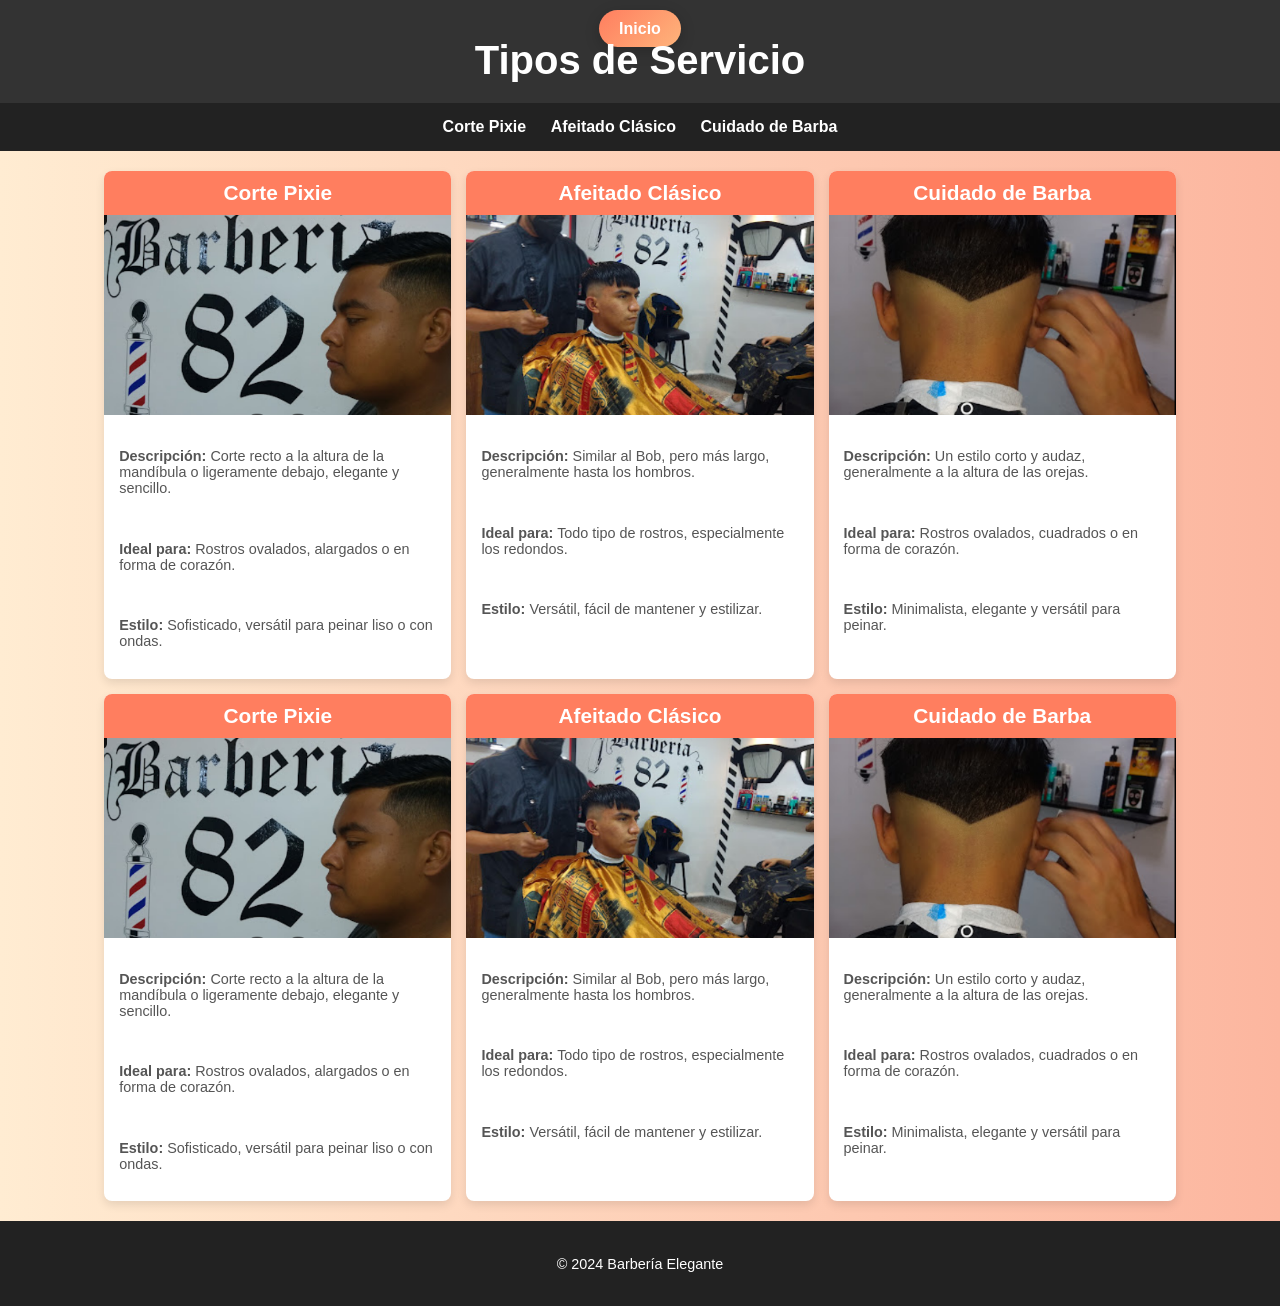
<file: afeitado-clasico.html>
<!DOCTYPE html>
<html lang="es">
<head>
    <meta charset="UTF-8">
    <meta name="viewport" content="width=device-width, initial-scale=1.0">
    <title>Servicios de Peluquería</title>
    <style>
        /* Estilos generales */
        body {
            font-family: Arial, sans-serif;
            margin: 0;
            padding: 0;
            background: linear-gradient(to right, #ffecd2, #fcb69f);
            color: #333;
        }
        
        header {
            background-color: #333;
            color: #fff;
            text-align: center;
            padding: 20px;
            position: relative;
        }
        
        h1 {
            margin: 0;
            font-size: 2.5em;
        }
        
        /* Botón en el encabezado */
        .header-button a {
            text-decoration: none;
            padding: 10px 20px;
            background: linear-gradient(135deg, #ff7e5f, #feb47b);
            color: #fff;
            border-radius: 50px;
            font-weight: bold;
            transition: transform 0.3s ease, background 0.3s ease;
            box-shadow: 0 4px 15px rgba(0, 0, 0, 0.2);
        }
        
        .header-button a:hover {
            background: linear-gradient(135deg, #feb47b, #ff7e5f);
            transform: scale(1.1);
            box-shadow: 0 6px 20px rgba(0, 0, 0, 0.3);
        }
        
        /* Menú de navegación */
        .menu {
            background-color: #222;
            padding: 15px;
            text-align: center;
        }
        
        .menu a {
            color: #fff;
            text-decoration: none;
            font-weight: bold;
            margin: 0 10px;
            transition: color 0.3s ease;
        }
        
        .menu a:hover {
            color: #ff7e5f;
        }
        
        /* Diseño de galería */
        .gallery {
            display: flex;
            flex-wrap: wrap;
            gap: 15px;
            padding: 20px;
            justify-content: center;
        }
        
        /* Configuración de cada sección */
        .section {
            flex: 0 0 28%; /* Ajuste de tamaño para que sean un poco más pequeñas */
            background: #fff;
            border-radius: 8px;
            box-shadow: 0 4px 10px rgba(0, 0, 0, 0.1);
            overflow: hidden;
            transition: transform 0.3s ease, box-shadow 0.3s ease;
        }
        
        .section:hover {
            transform: scale(1.05);
            box-shadow: 0 8px 20px rgba(0, 0, 0, 0.2);
        }
        
        /* Imágenes recortadas y del mismo tamaño */
        .section img {
            width: 100%;
            height: 200px; /* Altura fija para todas las imágenes */
            object-fit: cover; /* Recorta las imágenes para que ocupen el espacio sin deformarse */
            transition: transform 0.5s ease;
        }
        
        .section:hover img {
            transform: scale(1.1);
        }
        
        .section h2 {
            background-color: #ff7e5f;
            color: #fff;
            padding: 10px;
            margin: 0;
            font-size: 1.3em;
            text-align: center;
        }
        
        .section p {
            padding: 15px;
            font-size: 0.9em;
            color: #555;
        }
        
        /* Pie de página */
        footer {
            background-color: #222;
            color: #fff;
            text-align: center;
            padding: 20px;
            font-size: 0.9em;
        }
    </style>
</head>
<body>
    <!-- Encabezado -->
    <header>
        <div class="header-button">
            <a href="index.html">Inicio</a>
        </div>
        <h1>Tipos de Servicio</h1>
    </header>

    <!-- Menú de navegación -->
    <nav class="menu">
        <a href="corte-cabello.html">Corte Pixie</a>
        <a href="afeitado-clasico.html">Afeitado Clásico</a>
        <a href="cuidado-barba.html">Cuidado de Barba</a>
    </nav>

    <!-- Galería de servicios -->
    <div class="gallery">
        <section class="section">
            <h2>Corte Pixie</h2>
            <img src="img/desvan.png" alt="Corte de Cabello">
            <p><strong>Descripción:</strong> Corte recto a la altura de la mandíbula o ligeramente debajo, elegante y sencillo.</p>
            <p><strong>Ideal para:</strong> Rostros ovalados, alargados o en forma de corazón.</p>
            <p><strong>Estilo:</strong> Sofisticado, versátil para peinar liso o con ondas.</p>
        </section>

        <section class="section">
            <h2>Afeitado Clásico</h2>
            <img src="img/crop.png" alt="Long Bob">
            <p><strong>Descripción:</strong> Similar al Bob, pero más largo, generalmente hasta los hombros.</p>
            <p><strong>Ideal para:</strong> Todo tipo de rostros, especialmente los redondos.</p>
            <p><strong>Estilo:</strong> Versátil, fácil de mantener y estilizar.</p>
        </section>

        <section class="section">
            <h2>Cuidado de Barba</h2>
            <img src="img/v.png" alt="Corte de Cabello">
            <p><strong>Descripción:</strong> Un estilo corto y audaz, generalmente a la altura de las orejas.</p>
            <p><strong>Ideal para:</strong> Rostros ovalados, cuadrados o en forma de corazón.</p>
            <p><strong>Estilo:</strong> Minimalista, elegante y versátil para peinar.</p>
        </section>
        <section class="section">
            <h2>Corte Pixie</h2>
            <img src="img/desvan.png" alt="Corte de Cabello">
            <p><strong>Descripción:</strong> Corte recto a la altura de la mandíbula o ligeramente debajo, elegante y sencillo.</p>
            <p><strong>Ideal para:</strong> Rostros ovalados, alargados o en forma de corazón.</p>
            <p><strong>Estilo:</strong> Sofisticado, versátil para peinar liso o con ondas.</p>
        </section>

        <section class="section">
            <h2>Afeitado Clásico</h2>
            <img src="img/crop.png" alt="Long Bob">
            <p><strong>Descripción:</strong> Similar al Bob, pero más largo, generalmente hasta los hombros.</p>
            <p><strong>Ideal para:</strong> Todo tipo de rostros, especialmente los redondos.</p>
            <p><strong>Estilo:</strong> Versátil, fácil de mantener y estilizar.</p>
        </section>

        <section class="section">
            <h2>Cuidado de Barba</h2>
            <img src="img/v.png" alt="Corte de Cabello">
            <p><strong>Descripción:</strong> Un estilo corto y audaz, generalmente a la altura de las orejas.</p>
            <p><strong>Ideal para:</strong> Rostros ovalados, cuadrados o en forma de corazón.</p>
            <p><strong>Estilo:</strong> Minimalista, elegante y versátil para peinar.</p>
        </section>
    </div>

    <!-- Pie de página -->
    <footer>
        <p>© 2024 Barbería Elegante</p>
    </footer>
</body>
</html>
</file>
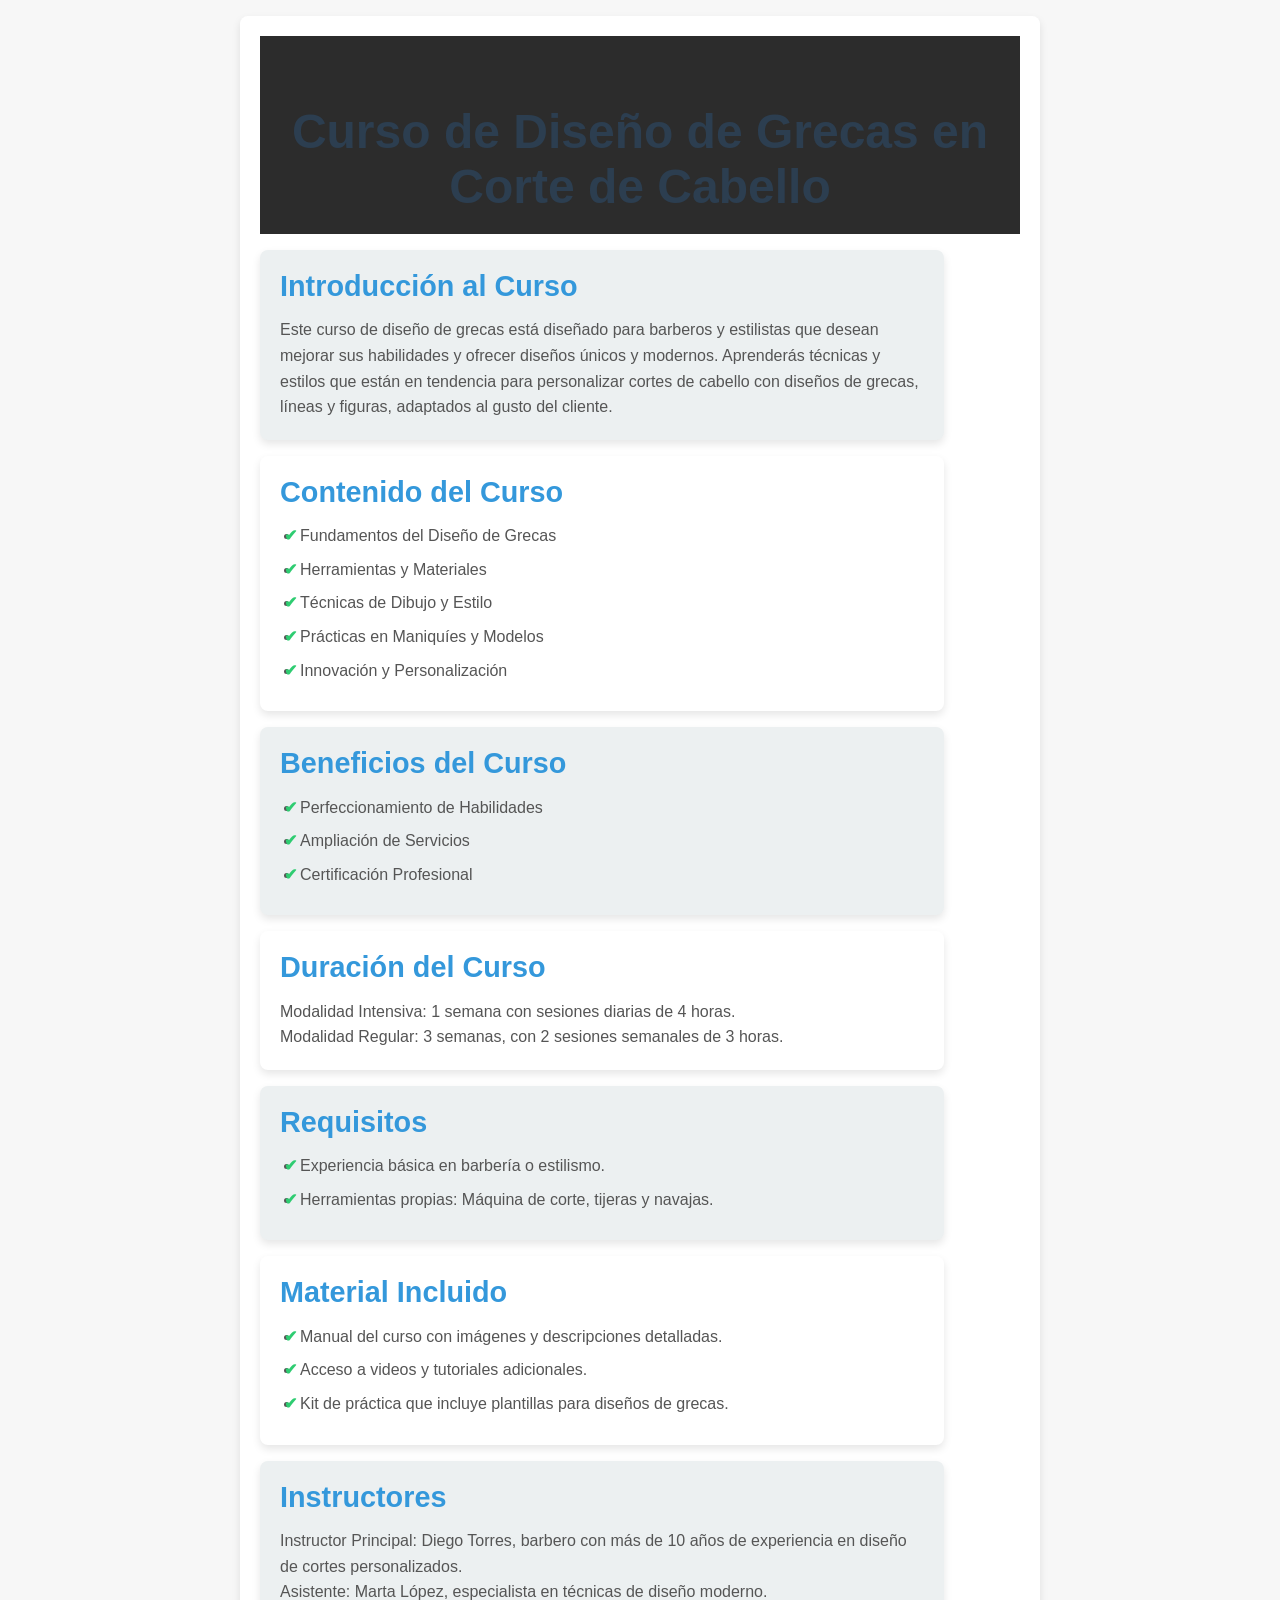
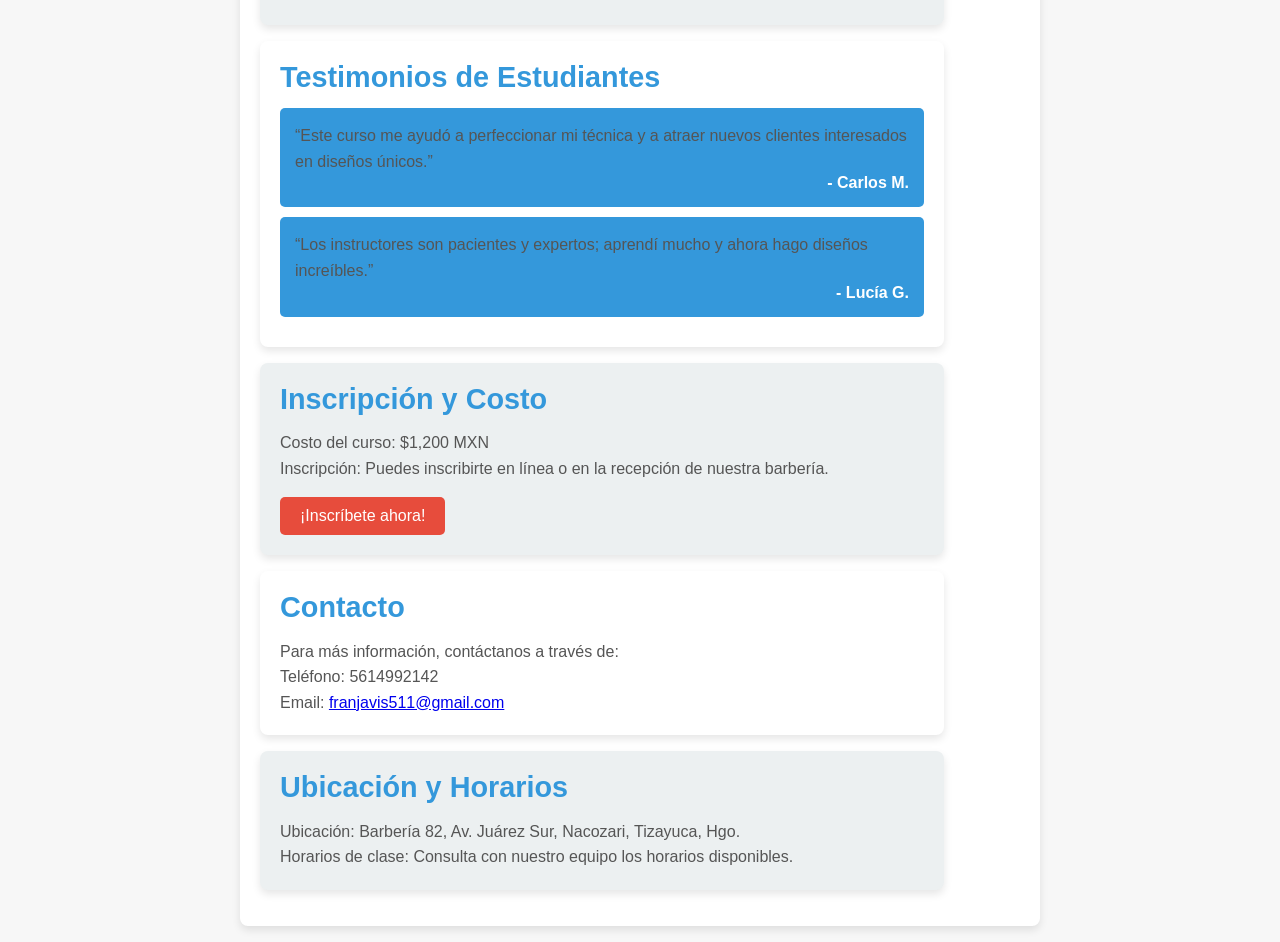
<file: curso-grecas.html>
<!DOCTYPE html>
<html lang="es">
<head>
    <meta charset="UTF-8">
    <meta name="viewport" content="width=device-width, initial-scale=1.0">
    <title>Curso de Diseño de Grecas en Corte de Cabello</title>
    <link rel="stylesheet" href="styles.css">
    <style>
        /* Estilos Generales */
        body {
            font-family: Arial, sans-serif;
            color: #333;
            background-color: #f7f7f7;
            margin: 0;
            padding: 0;
            display: flex;
            justify-content: center;
            align-items: center;
            flex-direction: column;
        }

        header h1 {
            font-size: 3em;
            color: #2c3e50;
            text-align: center;
            margin-top: 1em;
            animation: fadeIn 1.5s ease-in;
        }

        section {
            max-width: 800px;
            width: 90%;
            padding: 20px;
            background-color: #fff;
            box-shadow: 0 4px 8px rgba(0, 0, 0, 0.1);
            border-radius: 8px;
            margin: 1em 0;
            animation: fadeInUp 0.8s ease;
        }

        h2 {
            font-size: 1.8em;
            color: #3498db;
            margin-bottom: 0.5em;
            animation: fadeIn 1.2s ease;
        }

        p, ul, li {
            font-size: 1em;
            line-height: 1.6;
            color: #555;
        }

        ul {
            padding-left: 20px;
        }

        li {
            margin: 0.5em 0;
        }

        /* Botones */
        .cta-button {
            display: inline-block;
            margin-top: 1em;
            padding: 10px 20px;
            background-color: #e74c3c;
            color: #fff;
            text-decoration: none;
            border-radius: 5px;
            transition: background-color 0.3s;
        }

        .cta-button:hover {
            background-color: #c0392b;
        }

        /* Animaciones */
        @keyframes fadeIn {
            from { opacity: 0; }
            to { opacity: 1; }
        }

        @keyframes fadeInUp {
            from { opacity: 0; transform: translateY(20px); }
            to { opacity: 1; transform: translateY(0); }
        }

        /* Animaciones para secciones */
        section {
            opacity: 0;
            transform: translateY(20px);
            animation: fadeInUp 0.8s forwards;
        }

        /* Decoración de secciones */
        section:nth-child(even) {
            background-color: #ecf0f1;
        }

        /* Estilo de Listas */
        ul li::before {
            content: "✔";
            color: #2ecc71;
            font-weight: bold;
            display: inline-block;
            width: 1em;
            margin-left: -1em;
        }

        /* Tarjeta de Testimonios */
        .testimonial {
            background-color: #3498db;
            color: #fff;
            padding: 15px;
            border-radius: 5px;
            margin: 10px 0;
        }

        .testimonial footer {
            font-weight: bold;
            text-align: right;
        }

    </style>
</head>
<body>

<section id="course-grecas">
    <header>
        <h1>Curso de Diseño de Grecas en Corte de Cabello</h1>
    </header>

    <section class="course-intro">
        <h2>Introducción al Curso</h2>
        <p>Este curso de diseño de grecas está diseñado para barberos y estilistas que desean mejorar sus habilidades y ofrecer diseños únicos y modernos. Aprenderás técnicas y estilos que están en tendencia para personalizar cortes de cabello con diseños de grecas, líneas y figuras, adaptados al gusto del cliente.</p>
    </section>

    <section class="course-content">
        <h2>Contenido del Curso</h2>
        <ul>
            <li>Fundamentos del Diseño de Grecas</li>
            <li>Herramientas y Materiales</li>
            <li>Técnicas de Dibujo y Estilo</li>
            <li>Prácticas en Maniquíes y Modelos</li>
            <li>Innovación y Personalización</li>
        </ul>
    </section>

    <section class="course-benefits">
        <h2>Beneficios del Curso</h2>
        <ul>
            <li>Perfeccionamiento de Habilidades</li>
            <li>Ampliación de Servicios</li>
            <li>Certificación Profesional</li>
        </ul>
    </section>

    <section class="course-duration">
        <h2>Duración del Curso</h2>
        <p>Modalidad Intensiva: 1 semana con sesiones diarias de 4 horas.</p>
        <p>Modalidad Regular: 3 semanas, con 2 sesiones semanales de 3 horas.</p>
    </section>

    <section class="course-requirements">
        <h2>Requisitos</h2>
        <ul>
            <li>Experiencia básica en barbería o estilismo.</li>
            <li>Herramientas propias: Máquina de corte, tijeras y navajas.</li>
        </ul>
    </section>

    <section class="course-material">
        <h2>Material Incluido</h2>
        <ul>
            <li>Manual del curso con imágenes y descripciones detalladas.</li>
            <li>Acceso a videos y tutoriales adicionales.</li>
            <li>Kit de práctica que incluye plantillas para diseños de grecas.</li>
        </ul>
    </section>

    <section class="course-instructors">
        <h2>Instructores</h2>
        <p>Instructor Principal: Diego Torres, barbero con más de 10 años de experiencia en diseño de cortes personalizados.</p>
        <p>Asistente: Marta López, especialista en técnicas de diseño moderno.</p>
    </section>

    <section class="course-testimonials">
        <h2>Testimonios de Estudiantes</h2>
        <blockquote class="testimonial">
            <p>“Este curso me ayudó a perfeccionar mi técnica y a atraer nuevos clientes interesados en diseños únicos.”</p>
            <footer>- Carlos M.</footer>
        </blockquote>
        <blockquote class="testimonial">
            <p>“Los instructores son pacientes y expertos; aprendí mucho y ahora hago diseños increíbles.”</p>
            <footer>- Lucía G.</footer>
        </blockquote>
    </section>

    <section class="course-registration">
        <h2>Inscripción y Costo</h2>
        <p>Costo del curso: $1,200 MXN</p>
        <p>Inscripción: Puedes inscribirte en línea o en la recepción de nuestra barbería.</p>
        <a href="inscripcion.html" class="cta-button">¡Inscríbete ahora!</a>
    </section>

    <section class="course-contact">
        <h2>Contacto</h2>
        <p>Para más información, contáctanos a través de:</p>
        <p>Teléfono: 5614992142</p>
        <p>Email: <a href="mailto:franjavis511@gmail.com">franjavis511@gmail.com</a></p>
    </section>

    <section class="course-location">
        <h2>Ubicación y Horarios</h2>
        <p>Ubicación: Barbería 82, Av. Juárez Sur, Nacozari, Tizayuca, Hgo.</p>
        <p>Horarios de clase: Consulta con nuestro equipo los horarios disponibles.</p>
    </section>
</section>

</body>
</html>
</file>
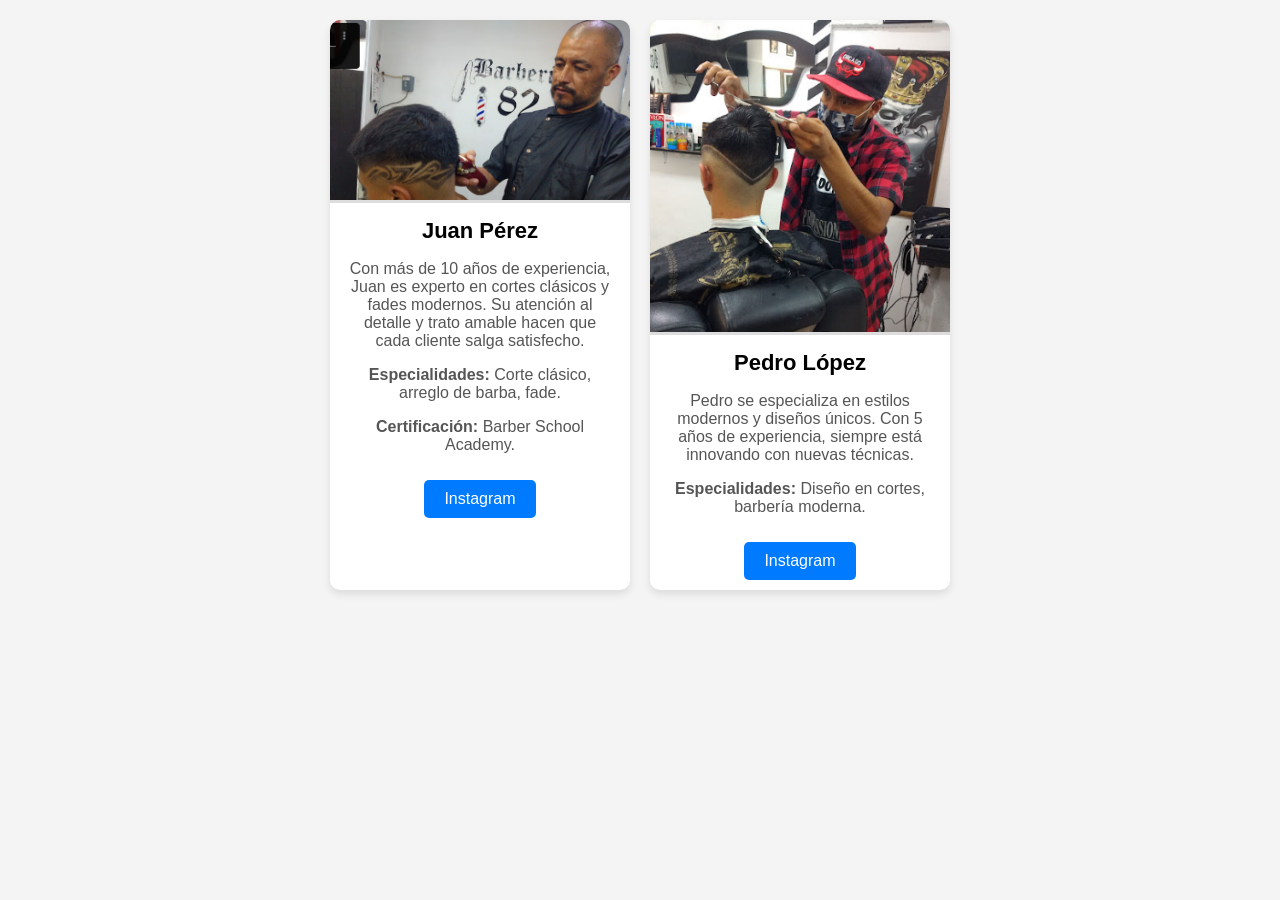
<file: our.html>
</body>
</html>
<!DOCTYPE html>
<html lang="es">
<head>
  <meta charset="UTF-8">
  <meta name="viewport" content="width=device-width, initial-scale=1.0">
  <title>Nuestros Barberos</title>
  <style>
    /* Aquí pega el código CSS */
    body {
      font-family: 'Arial', sans-serif;
      background-color: #f4f4f4;
      margin: 0;
      padding: 0;
    }

    .barbero-container {
      display: flex;
      justify-content: center;
      gap: 20px;
      padding: 20px;
    }

    .barbero {
      background: #fff;
      border-radius: 10px;
      box-shadow: 0 4px 8px rgba(0, 0, 0, 0.1);
      overflow: hidden;
      transition: transform 0.3s, box-shadow 0.3s;
      max-width: 300px;
      text-align: center;
    }

    .barbero:hover {
      transform: translateY(-10px);
      box-shadow: 0 8px 16px rgba(0, 0, 0, 0.2);
    }

    .barbero img {
      width: 100%;
      border-bottom: 3px solid #ddd;
    }

    .barbero h2 {
      margin: 15px 0 10px;
      font-size: 22px;
    }

    .barbero p {
      padding: 0 15px;
      color: #555;
    }

    .barbero a {
      display: inline-block;
      margin: 10px;
      padding: 10px 20px;
      color: #fff;
      background-color: #007bff;
      text-decoration: none;
      border-radius: 5px;
      transition: background-color 0.3s;
    }

    .barbero a:hover {
      background-color: #0056b3;
    }
  </style>
</head>
<body>
    <section id="barberos">
        <div class="barbero-container">
            <div class="barbero">
              <img src="img/julio.png" alt="Foto de Juan, barbero">
              <h2>Juan Pérez</h2>
              <p>Con más de 10 años de experiencia, Juan es experto en cortes clásicos y fades modernos. Su atención al detalle y trato amable hacen que cada cliente salga satisfecho.</p>
              <p><strong>Especialidades:</strong> Corte clásico, arreglo de barba, fade.</p>
              <p><strong>Certificación:</strong> Barber School Academy.</p>
              <a href="https://instagram.com/juan" target="_blank">Instagram</a>
            </div>
            <div class="barbero">
              <img src="img/Oscar.png" alt="Foto de Pedro, barbero">
              <h2>Pedro López</h2>
              <p>Pedro se especializa en estilos modernos y diseños únicos. Con 5 años de experiencia, siempre está innovando con nuevas técnicas.</p>
              <p><strong>Especialidades:</strong> Diseño en cortes, barbería moderna.</p>
              <a href="https://instagram.com/pedro" target="_blank">Instagram</a>
            </div>
          </div>      
    </section>
    
</body>
</html>
</file>
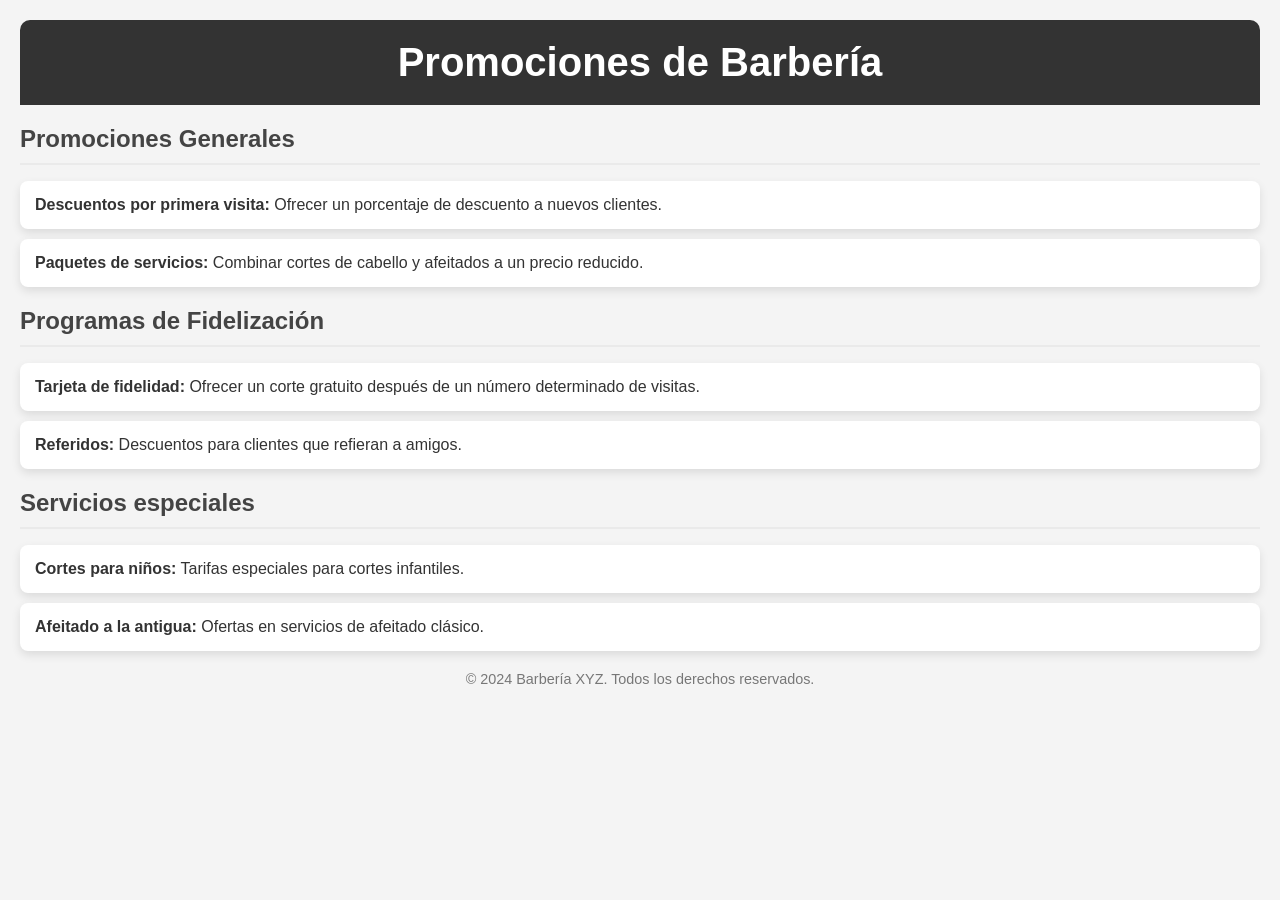
<file: promos.html>
<!DOCTYPE html>
<html lang="es">
<head>
    <meta charset="UTF-8">
    <meta name="viewport" content="width=device-width, initial-scale=1.0">
    <title>Promociones de Barbería</title>
    <style>
        body {
            font-family: 'Arial', sans-serif;
            margin: 0;
            padding: 20px;
            background-color: #f4f4f4;
            color: #333;
        }
        header {
            text-align: center;
            padding: 20px;
            background-color: #333;
            color: white;
            border-radius: 10px 10px 0 0;
        }
        h1 {
            margin: 0;
            font-size: 2.5em;
        }
        h2 {
            color: #444;
            border-bottom: 2px solid #eaeaea;
            padding-bottom: 10px;
            margin-bottom: 15px;
        }
        ul {
            list-style-type: none;
            padding: 0;
        }
        li {
            background: #fff;
            margin: 10px 0;
            padding: 15px;
            border-radius: 8px;
            box-shadow: 0 4px 10px rgba(0, 0, 0, 0.1);
            transition: transform 0.2s;
            cursor: pointer;
        }
        li:hover {
            transform: translateY(-3px);
        }
        footer {
            text-align: center;
            margin-top: 20px;
            font-size: 0.9em;
            color: #777;
        }
        
        /* Estilos del modal */
        .modal {
            display: none; 
            position: fixed; 
            z-index: 1000; 
            left: 0;
            top: 0;
            width: 100%; 
            height: 100%; 
            background-color: rgba(0, 0, 0, 0.5); 
        }
        .modal-content {
            background-color: #fefefe;
            margin: 15% auto; 
            padding: 20px;
            border: 1px solid #888;
            width: 80%; 
            max-width: 500px; 
            border-radius: 8px;
            position: relative;
        }
        .close {
            color: #aaa;
            float: right;
            font-size: 28px;
            font-weight: bold;
            cursor: pointer;
        }
        .close:hover,
        .close:focus {
            color: black;
            text-decoration: none;
        }
        .apply-promo-btn {
            display: block;
            margin: 20px 0 0;
            padding: 10px;
            background-color: #333;
            color: #fff;
            font-weight: bold;
            text-align: center;
            cursor: pointer;
            border: none;
            border-radius: 5px;
            width: 100%;
        }
    </style>
</head>
<body>

    <header>
        <h1>Promociones de Barbería</h1>
    </header>

    <h2>Promociones Generales</h2>
    <ul>
        <li data-info="Ofrecemos un 20% de descuento en tu primera visita a nuestra barbería. Aprovecha y disfruta de un corte profesional.">
            <strong>Descuentos por primera visita:</strong> Ofrecer un porcentaje de descuento a nuevos clientes.
        </li>
        <li data-info="Paquete especial que combina cortes y afeitados con un precio reducido. Ideal para quienes buscan un cambio de imagen completo.">
            <strong>Paquetes de servicios:</strong> Combinar cortes de cabello y afeitados a un precio reducido.
        </li>
    </ul>

    <h2>Programas de Fidelización</h2>
    <ul>
        <li data-info="Consigue un corte gratuito después de 5 visitas.">
            <strong>Tarjeta de fidelidad:</strong> Ofrecer un corte gratuito después de un número determinado de visitas.
        </li>
        <li data-info="Obtén un descuento si refieres a un amigo.">
            <strong>Referidos:</strong> Descuentos para clientes que refieran a amigos.
        </li>
    </ul>
    <h2>Servicios especiales</h2>
    <ul>
        <li data-info="Tarifas especiales para cortes infantiles.">
            <strong>Cortes para niños:</strong> Tarifas especiales para cortes infantiles.
        </li>
        <li data-info="Ofertas en servicios de afeitado clásico.">
            <strong>Afeitado a la antigua:</strong> Ofertas en servicios de afeitado clásico.
        </li>
    </ul>

    <!-- Modal de Promoción -->
    <div id="modal" class="modal">
        <div class="modal-content">
            <span class="close">&times;</span>
            <p id="modal-text"></p>
            <button class="apply-promo-btn" onclick="aplicarPromocion()">Aplicar Promoción</button>
        </div>
    </div>

    <footer>
        <p>&copy; 2024 Barbería XYZ. Todos los derechos reservados.</p>
    </footer>

    <script>
        document.addEventListener("DOMContentLoaded", () => {
            const modal = document.getElementById("modal");
            const modalText = document.getElementById("modal-text");
            const closeBtn = document.querySelector(".close");

            // Abre el modal al hacer clic en un elemento de lista
            document.querySelectorAll("li[data-info]").forEach(item => {
                item.addEventListener("click", () => {
                    modalText.textContent = item.getAttribute("data-info");
                    modal.style.display = "block";
                });
            });

            // Cierra el modal al hacer clic en la "X"
            closeBtn.addEventListener("click", () => {
                modal.style.display = "none";
            });

            // Cierra el modal al hacer clic fuera de él
            window.addEventListener("click", (event) => {
                if (event.target == modal) {
                    modal.style.display = "none";
                }
            });

            // Aplica la promoción si ya ha sido seleccionada previamente
            const promocion = localStorage.getItem("promocion");
            if (promocion) {
                alert(`Promoción aplicada: ${promocion}`);
            }
        });

        function aplicarPromocion() {
            // Guarda la promoción en el localStorage
            localStorage.setItem("promocion", "20% descuento");
            
            // Redirige al usuario a la página de reservas (cambia '#' al enlace real)
            window.location.href = "#"; // Cambia "#" por el ID o URL de la sección de reserva de citas
        }
    </script>
</body>
</html>
</file>
<file: styles.css>
* {
  margin: 0;
  padding: 0;
  box-sizing: border-box;
}

body {
  font-family: 'Arial', sans-serif;
  background-color: #f0f0f0;
  color: #333;
}


header {
  background-color: #2c2c2c;
  padding: 20px;
  text-align: center;
  color: #fff;
}

nav {
  display: flex;
  justify-content: center;
  background-color: #444;
  padding: 15px;
}
nav a {
  color: #333;
  text-decoration: none;
  transition: color 0.3s ease;
}

nav a:hover {
  color: #ffffff; /* Cambia a un color destacado */
}
nav a i {
  transition: transform 0.3s ease;
}

nav a:hover i {
  transform: scale(1.2);
  color: #f0e9e5; /* Cambia el color si deseas */
}

/* Inicialmente, la sección está oculta y opaca */
.about-section {
  opacity: 0;
  transform: translateY(50px);
  transition: opacity 1s ease-out, transform 1s ease-out;
}

/* Clase que se activará cuando la sección sea visible */
.about-section.show {
  opacity: 1;
  transform: translateY(0);
}
.btn-primary {
  padding: 10px 20px;
  background-color: #000; /* Color del botón */
  color: #fff;
  border: none;
  cursor: pointer;
  transition: transform 0.2s ease, background-color 0.2s ease;
}

.btn-primary:hover {
  background-color: #333; /* Color de hover */
  transform: scale(1.05); /* Efecto de escala al pasar el mouse */
}
* {
  box-sizing: border-box;
  margin: 0;
  padding: 0;
}

body {
  font-family: Arial, sans-serif;
  background-color: #f3f3f3;
}

#barberos {
  text-align: center;
  padding: 50px 20px;
  background-color: #333;
  color: #fff;
}

#barberos h2 {
  font-size: 2.5rem;
  margin-bottom: 20px;
  color: #FFD700;
  text-transform: uppercase;
  letter-spacing: 1.5px;
}

.barbero-container {
  display: flex;
  flex-wrap: wrap;
  gap: 30px;
  justify-content: center;
}

.barbero {
  background-color: #444;
  padding: 20px;
  border-radius: 10px;
  width: 300px;
  text-align: left;
  color: #fff;
  box-shadow: 0 5px 15px rgba(0, 0, 0, 0.3);
  opacity: 0;
  transform: translateY(30px);
  animation: fadeInUp 0.8s forwards;
  animation-delay: calc(var(--i) * 0.3s);
  transition: transform 0.3s ease;
}

.barbero:hover {
  transform: scale(1.05);
  box-shadow: 0 10px 20px rgba(0, 0, 0, 0.4);
}

.barbero-img {
  overflow: hidden;
  border-radius: 50%;
  width: 100px;
  height: 100px;
  margin: 0 auto 15px;
  box-shadow: 0 0 10px rgba(0, 0, 0, 0.5);
}

.barbero-img img {
  width: 100%;
  height: 100%;
  transition: transform 0.4s ease;
}

.barbero-img:hover img {
  transform: scale(1.1);
}

.barbero h3 {
  font-size: 1.5rem;
  margin-bottom: 10px;
  color: #FFD700;
}

.barbero p {
  font-size: 0.95rem;
  line-height: 1.6;
  margin-bottom: 10px;
}

.btn {
  display: inline-block;
  padding: 10px 20px;
  margin-top: 10px;
  border-radius: 5px;
  color: #fff;
  background-color: #FFD700;
  text-decoration: none;
  transition: background-color 0.3s ease;
}

.btn:hover {
  background-color: #ffc107;
}
#services, #about {
  background: url('img/q.jpg') no-repeat center center;
  background-size: cover;
  color: #ffffff;
  padding: 20px;
  border-radius: 10px;
}

.service-item {
  background: rgba(0, 0, 0, 0.5); /* Fondo oscuro semitransparente */
  padding: 15px;
  border-radius: 8px;
  margin: 10px 0;
}

/* Estilos para asegurar que las imágenes se adapten */
.service-item img {
  width: 100%;
  height: auto;
  border-radius: 5px; /* Mantiene las esquinas redondeadas */
  object-fit: cover; /* Ajusta la imagen sin distorsión */
}
#services, #about {
  width: 100%;
  padding: 20px;
  box-sizing: border-box;
}



@keyframes fadeInUp {
  0% {
      opacity: 0;
      transform: translateY(30px);
  }
  100% {
      opacity: 1;
      transform: translateY(0);
  }
}

.banner {
  position: relative;
  height: 100vh;
  overflow: hidden;
  display: flex;
  align-items: center;
  justify-content: center;
  color: white;
  text-align: center;
}
header h1 {
  animation: fadeIn 1.5s ease-in-out;
}

@keyframes fadeIn {
  0% {
      opacity: 0;
      transform: translateY(-20px);
  }
  100% {
      opacity: 1;
      transform: translateY(0);
  }
}


.video-container {
  position: absolute;
  top: 0;
  left: 0;
  width: 100%;
  height: 100%;
  overflow: hidden;
  z-index: -1;
}

#bg-video {
  width: 100vw;
  height: 100vh;
  object-fit: cover;
}
.video-container {
  animation: fadeInVideo 2s ease;
}

@keyframes fadeInVideo {
  from {
      opacity: 0;
  }
  to {
      opacity: 1;
  }
}

.banner-content {
  position: relative;
  z-index: 1;
  text-align: center;
}

.banner-content h1 {
  font-size: 3em;
  text-shadow: 2px 2px 4px rgba(0, 0, 0, 0.7);
}

.content {
  max-width: 1200px;
  margin: 20px auto;
  padding: 20px;
}

/* Animaciones */
@keyframes fadeIn {
  0% { opacity: 0; }
  100% { opacity: 1; }
}

@keyframes slideIn {
  0% { transform: translateX(-100%); }
  100% { transform: translateX(0); }
}

.fade-in {
  animation: fadeIn 1s ease-in-out;
}

.slide-in {
  animation: slideIn 1s ease-out;
}
/* Estilo del botón */
.styled-button {
  padding: 10px 20px;
  background-color: #333;
  color: #fff;
  border: none;
  border-radius: 5px;
  cursor: pointer;
  font-size: 16px;
  transition: background-color 0.3s ease, transform 0.3s ease;
  margin-bottom: 20px;
}

.styled-button:hover {
  background-color: #555;
  transform: scale(1.05);
}

/* Estilo inicial de la sección */
.hidden {
  transform: translateX(-100%);
  opacity: 0;
  transition: transform 1s ease-in-out, opacity 1s ease-in-out; /* Animación más lenta */
}

/* Estilo para mostrar la sección con la animación */
.show {
  transform: translateX(0);
  opacity: 1;
}

/* Estilos de la sección Nosotros */
.about-content {
  background-color: #f5f5f5;
  padding: 20px;
  border-radius: 8px;
  box-shadow: 0px 4px 8px rgba(0, 0, 0, 0.2);
  margin-bottom: 20px;
  transition: box-shadow 0.3s ease;
}

.about-content h2 {
  color: #333;
}

.about-content p {
  color: #666;
  line-height: 1.6;
}

.about-content.show:hover {
  box-shadow: 0px 6px 12px rgba(0, 0, 0, 0.3);
}
/* Estilos de la sección ¿Quiénes Somos? */
.about-section {
  display: flex;
  align-items: center;
  padding: 40px;
  background-color: #f8f8f8;
  border-radius: 8px;
  margin: 20px;
  gap: 30px;
  opacity: 0;
  transform: translateX(-100%);
  transition: transform 1.5s ease, opacity 1.5s ease;
}

.about-section.show {
  opacity: 1;
  transform: translateX(0);
}
.about-section {
  opacity: 0;
  transform: translateX(-50px);
  transition: opacity 1s ease, transform 1s ease;
}

.about-section.slide-in {
  opacity: 1;
  transform: translateX(0);
}


.about-text {
  max-width: 50%;
}

.about-text h2 {
  font-family: 'Fénix', sans-serif;
  font-size: 36px;
  color: #333;
  margin-bottom: 20px;
}

.about-text p {
  color: #666;
  font-size: 18px;
  line-height: 1.6;
}


.about-buttons {
  margin-top: 20px;
}

.about-buttons .btn-explore,
.about-buttons .btn-barbers {
  padding: 10px 20px;
  font-size: 16px;
  border-radius: 5px;
  cursor: pointer;
  margin-right: 10px;
  transition: background-color 0.3s ease, transform 0.3s ease;
}

.about-buttons .btn-explore {
  background-color: #333;
  color: #fff;
  border: none;
}

.about-buttons .btn-barbers {
  background-color: transparent;
  color: #333;
  border: 2px solid #333;
}

.about-buttons .btn-explore:hover,
.about-buttons .btn-barbers:hover {
  background-color: #555;
  color: #fff;
  transform: scale(1.05);
}

.about-images {
  position: relative;
  max-width: 50%;
  text-align: center;
}

.about-images img {
  width: 100%;
  border-radius: 8px;
  box-shadow: 0 4px 8px rgba(0, 0, 0, 0.2);
}

.about-overlay {
  position: absolute;
  bottom: 10px;
  right: 10px;
  background-color: rgba(255, 255, 255, 0.8);
  padding: 15px;
  text-align: center;
  border-radius: 8px;
}

.about-overlay p {
  font-size: 14px;
  color: #333;
  margin: 0;
}

.about-overlay h3 {
  font-size: 36px;
  color: #b37d4e;
  margin: 5px 0;
}

.about-overlay img {
  width: 50px;
  height: auto;
  margin-top: 10px;
}


.services, .gallery, .contact {
  margin-bottom: 50px;
}

.services h2, .gallery h2, .contact h2 {
  text-align: center;
  margin-bottom: 30px;
  font-size: 2.5em;
}

.services div, .gallery div {
  display: flex;
  justify-content: space-between;
  flex-wrap: wrap;
}

.services div div, .gallery div div {
  background-color: #fff;
  width: 30%;
  margin-bottom: 20px;
  padding: 20px;
  border-radius: 15px;
  box-shadow: 0 8px 16px rgba(0, 0, 0, 0.1);
  text-align: center;
}

.price-list {
  width: 100%;
  max-width: 600px;
  margin: 0 auto;
  padding: 20px;
  text-align: center;
}

.price-list h2 {
  font-size: 2em;
  margin-bottom: 20px;
  color: #333;
}
.gallery-content {
  max-width: 100%;
  padding: 20px;
  text-align: center;
  position: relative;
}

.gallery-content h2 {
  font-size: 2.5em;
  margin-bottom: 20px;
}
/* Estilos generales */
.gallery-content {
  max-width: 600px;
  margin: auto;
  position: relative;
  overflow: hidden;
}
/* Contenedor principal del carrusel */
.gallery-content {
  max-width: 100%; /* Se adapta al ancho completo del contenedor */
  width: 100%;
  overflow: hidden;
  position: relative;
}

/* Contenedor del carrusel */
.carousel {
  display: flex;
  transition: transform 0.5s ease-in-out;
  width: 100%;
}

/* Elementos del carrusel */
.carousel-item {
  min-width: 100%;
  transition: opacity 1s ease-in-out;
  opacity: 0;
  position: absolute;
}

/* Clase activa que muestra el elemento actual */
.carousel-item.active {
  opacity: 1;
  position: relative;
}

/* Estilos de los controles de navegación */
.carousel-control-prev,
.carousel-control-next {
  position: absolute;
  top: 50%;
  transform: translateY(-50%);
  font-size: 2em;
  cursor: pointer;
  color: #fff; /* Color de los íconos */
  padding: 10px;
  background: rgba(0, 0, 0, 0.5); /* Fondo semitransparente */
  border-radius: 50%;
}

.carousel-control-prev {
  left: 10px;
}

.carousel-control-next {
  right: 10px;
}

/* Ajuste responsivo */
@media (max-width: 768px) {
  .carousel-control-prev,
  .carousel-control-next {
      font-size: 1.5em; /* Tamaño de controles más pequeño en pantallas pequeñas */
  }
}

.carousel {
  position: relative;
  width: 100%;
  overflow: hidden;
}

.carousel-item {
  position: absolute;
  width: 100%;
  opacity: 0;
  transition: opacity 1s ease;
}

.carousel-item.active {
  opacity: 1;
}

.gallery img {
  max-width: 100%;
  height: auto;
  display: block;
  margin: 0 auto;
}
/* Sección de Reserva */
#booking {
  padding: 50px 0;
  text-align: center;
  background-color: #f0f0f0;
}

#booking h2 {
  font-size: 2.5em;
  margin-bottom: 20px;
  color: #333;
}

/* Contenedor de la imagen */
.booking-container {
  position: relative;
  width: 300px;
  margin: 0 auto;
}

.booking-link {
  display: inline-block;
  text-decoration: none;
  color: inherit;
}

.booking-image {
  width: 100%;
  border-radius: 15px;
  box-shadow: 0 4px 8px rgba(0, 0, 0, 0.3);
  transition: transform 0.3s ease;
}

.booking-image:hover {
  transform: scale(1.05);
}

/* Overlay con texto */
.overlay {
  position: absolute;
  top: 0;
  left: 0;
  width: 100%;
  height: 100%;
  display: flex;
  align-items: center;
  justify-content: center;
  background-color: rgba(0, 0, 0, 0.5);
  color: #fff;
  font-size: 1.5em;
  opacity: 0;
  border-radius: 15px;
  transition: opacity 0.3s ease;
}

.booking-container:hover .overlay {
  opacity: 1;
}


table {
  width: 100%;
  border-collapse: collapse;
}

table, th, td {
  border: 1px solid #ddd;
}

th, td {
  padding: 12px;
  text-align: left;
}

th {
  background-color: #f4f4f4;
  color: #333;
}

tbody tr:nth-child(even) {
  background-color: #f9f9f9;
}

tbody tr:hover {
  background-color: #f1f1f1;
}

td {
  font-size: 1.2em;
  color: #666;
}

.services-content {
  display: grid;
  grid-template-columns: repeat(auto-fit, minmax(250px, 1fr));
  gap: 20px;
  padding: 20px;
}

.service-item {
  text-align: center;
  background-color: #f9f9f9;
  padding: 15px;
  border-radius: 8px;
  box-shadow: 0 4px 6px rgba(0, 0, 0, 0.1);
  transition: transform 0.3s ease-in-out;
}

.service-item:hover {
  transform: scale(1.05);
  box-shadow: 0 4px 8px rgba(0, 0, 0, 0.2);
}

.service-item img {
  width: 100%;
  height: auto;
  border-radius: 8px;
}

.service-item h3 {
  margin-top: 10px;
  font-size: 1.5em;
  color: #333;
}

.service-item p {
  font-size: 1em;
  color: #666;
}
.modal {
  display: none; 
  position: fixed; 
  z-index: 1000; 
  left: 0;
  top: 0;
  width: 100%; 
  height: 100%; 
  background-color: rgba(0, 0, 0, 0.5); 
}

.modal-content {
  background-color: #fefefe;
  margin: 15% auto; 
  padding: 20px;
  border: 1px solid #888;
  width: 80%; 
  max-width: 500px; 
  border-radius: 8px;
}

.close {
  color: #aaa;
  float: right;
  font-size: 28px;
  font-weight: bold;
}

.close:hover,
.close:focus {
  color: black;
  text-decoration: none;
  cursor: pointer;
}

/* Asegúrate de enlazar Font Awesome en tu proyecto para los iconos */
@import url('https://cdnjs.cloudflare.com/ajax/libs/font-awesome/6.0.0-beta3/css/all.min.css');

.contact {
    width: 100%;
    display: flex;
    justify-content: center;
    padding: 20px;
    background-color: #f4f4f4;
}

.contact-card {
    width: 80%;
    max-width: 600px;
    background: #fff;
    padding: 20px;
    border-radius: 10px;
    box-shadow: 0 4px 8px rgba(0, 0, 0, 0.1);
    text-align: center;
}

.contact-card p {
    font-size: 1.1em;
    margin: 10px 0;
    display: flex;
    align-items: center;
    justify-content: center;
    gap: 8px;
}

.contact-card button {
    background-color: #333;
    color: #fff;
    border: none;
    padding: 10px 20px;
    border-radius: 5px;
    cursor: pointer;
    font-size: 1em;
    display: flex;
    align-items: center;
    gap: 8px;
}

.contact-card button:hover {
    background-color: #555;
}
/* Estilos básicos */
body {
  font-family: Arial, sans-serif;
  margin: 0;
  padding: 0;
  background-color: #f5f5f5;
  color: #333;
}

/* Sección Nosotros */
.about-section {
  display: flex;
  align-items: center;
  justify-content: space-around;
  padding: 50px 20px;
  background-color: #fff;
}

.about-content {
  max-width: 500px;
  margin-right: 20px;
}

.about-title {
  font-size: 2.5rem;
  color: #333;
  animation: fadeIn 1s ease;
}

.about-text {
  font-size: 1.1rem;
  line-height: 1.6;
  margin-top: 15px;
  color: #666;
  animation: fadeIn 1.5s ease;
}

/* Botones */
.btn {
  padding: 10px 20px;
  border-radius: 5px;
  font-size: 1rem;
  margin-top: 15px;
  text-decoration: none;
  display: inline-block;
  transition: transform 0.2s, background-color 0.2s;
}

.btn-primary {
  background-color: #333;
  color: #fff;
  margin-right: 10px;
}

.btn-primary:hover {
  background-color: #555;
  transform: scale(1.05);
}

.btn-secondary {
  background-color: transparent;
  color: #333;
  border: 2px solid #333;
}

.btn-secondary:hover {
  background-color: #333;
  color: #fff;
  transform: scale(1.05);
}

/* Imagen */
.about-image {
  max-width: 500px;
  animation: slideIn 1s ease;
}

.about-image img {
  width: 100%;
  border-radius: 10px;
  box-shadow: 0 4px 10px rgba(0, 0, 0, 0.1);
  transition: transform 0.3s;
}

.about-image img:hover {
  transform: scale(1.05);
}

/* Animaciones */
@keyframes fadeIn {
  from {
      opacity: 0;
      transform: translateY(-10px);
  }
  to {
      opacity: 1;
      transform: translateY(0);
  }
}

@keyframes slideIn {
  from {
      opacity: 0;
      transform: translateX(30px);
  }
  to {
      opacity: 1;
      transform: translateX(0);
  }
}
.about-section {
  opacity: 0;
  transform: translateY(20px);
  transition: opacity 1s ease, transform 1s ease;
}

.about-section.visible {
  opacity: 1;
  transform: translateY(0);
}
</file>
